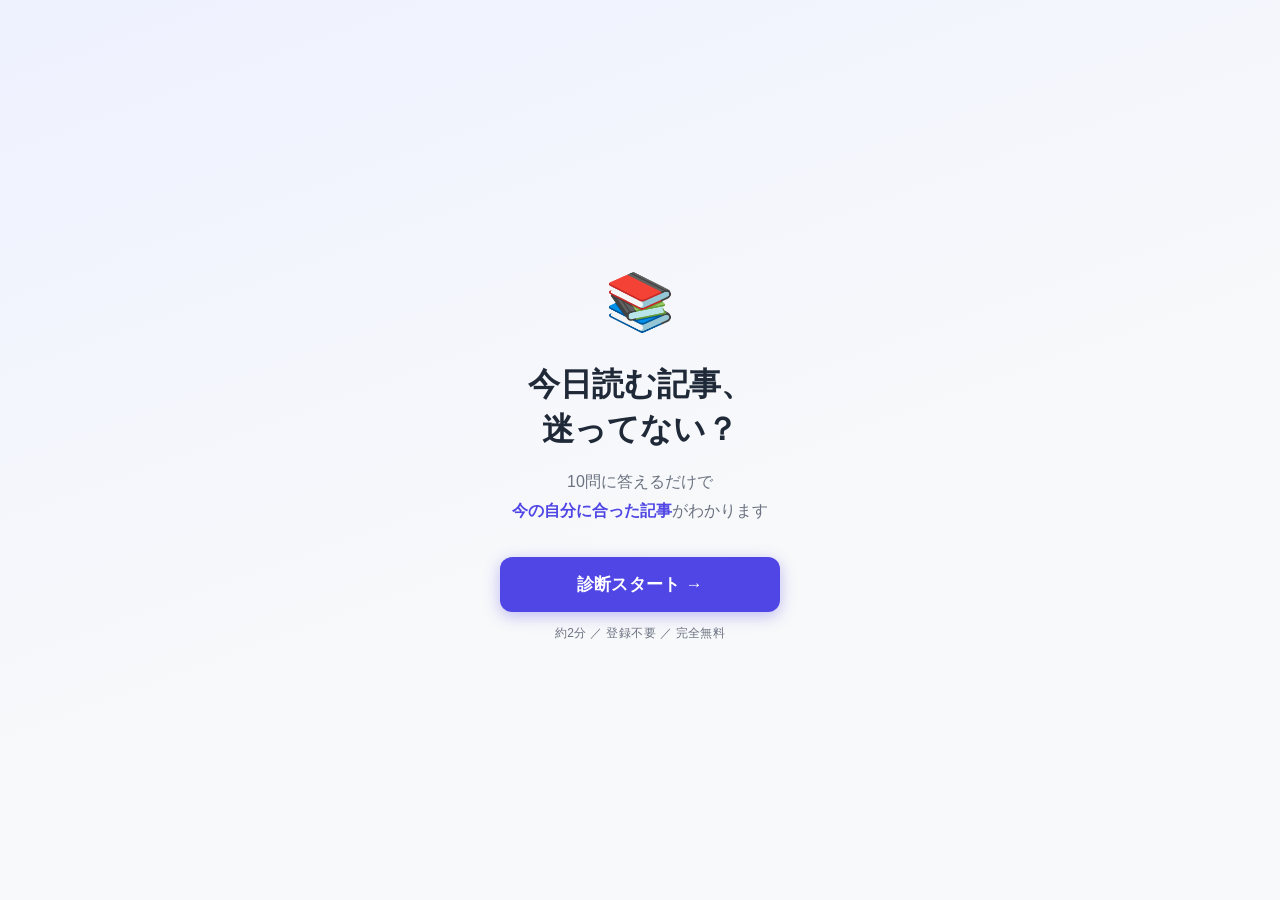
<file: quiz/index.html>
<!DOCTYPE html>
<html lang="ja">
<head>
  <meta charset="UTF-8">
  <meta name="viewport" content="width=device-width, initial-scale=1.0">
  <title>記事診断 | 今の自分に合った記事へ</title>
  <meta name="description" content="10問に答えるだけで、今の自分に合った記事がわかります。登録不要・無料。">
  <link rel="stylesheet" href="style.css">
</head>
<body>

  <!-- ===== START SCREEN ===== -->
  <div id="screen-start" class="screen active">
    <div class="start-inner">
      <div class="icon-top">📚</div>
      <h1>今日読む記事、<br>迷ってない？</h1>
      <p class="lead">
        10問に答えるだけで<br>
        <strong>今の自分に合った記事</strong>がわかります
      </p>
      <button class="btn-primary" onclick="startQuiz()">診断スタート →</button>
      <p class="meta-note">約2分 ／ 登録不要 ／ 完全無料</p>
    </div>
  </div>

  <!-- ===== QUIZ SCREEN ===== -->
  <div id="screen-quiz" class="screen">
    <div class="progress-wrap">
      <div class="progress-bar">
        <div id="progress-fill" class="progress-fill"></div>
      </div>
      <span class="progress-text"><span id="q-num">1</span> / 10</span>
    </div>

    <div class="quiz-body">
      <p id="question-text" class="question-text"></p>
      <div id="choices" class="choices"></div>
    </div>

    <div class="quiz-nav">
      <button id="btn-back" class="btn-back" onclick="goBack()">← 戻る</button>
      <button id="btn-next" class="btn-next" onclick="goNext()" disabled>次へ →</button>
    </div>
  </div>

  <!-- ===== RESULT SCREEN ===== -->
  <div id="screen-result" class="screen">
    <div class="result-header">
      <span class="level-badge" id="result-badge"></span>
      <h2>あなたへのおすすめ記事</h2>
      <p class="result-profile-text" id="result-profile"></p>
    </div>

    <div id="result-cards" class="result-cards"></div>

    <div class="result-footer">
      <button class="btn-restart" onclick="restartQuiz()">↺ もう一度診断する</button>
      <p class="result-note">記事を読んだら、また診断してみてください</p>
    </div>
  </div>

  <!-- data.js を先に読み込む（記事データ） -->
  <script src="data.js"></script>
  <!-- logic.js（診断ロジック） -->
  <script src="logic.js"></script>
</body>
</html>
</file>
<file: quiz/style.css>
/* ============================================================
   RESET & BASE
   ============================================================ */
*, *::before, *::after { box-sizing: border-box; margin: 0; padding: 0; }

:root {
  --primary:       #4F46E5;
  --primary-light: #EEF2FF;
  --success:       #10B981;
  --text:          #1F2937;
  --text-muted:    #6B7280;
  --border:        #E5E7EB;
  --bg:            #F8F9FA;
  --white:         #FFFFFF;
  --radius:        12px;
  --shadow:        0 2px 12px rgba(0,0,0,0.08);
}

html { font-size: 16px; -webkit-text-size-adjust: 100%; }

body {
  font-family: -apple-system, BlinkMacSystemFont, 'Segoe UI',
    'Hiragino Kaku Gothic ProN', 'Noto Sans JP', sans-serif;
  background: var(--bg);
  color: var(--text);
  min-height: 100vh;
  line-height: 1.6;
}

/* ============================================================
   SCREENS（表示切り替え）
   ============================================================ */
.screen        { display: none; min-height: 100vh; padding: 24px 16px; }
.screen.active { display: flex; flex-direction: column; }

/* ============================================================
   START SCREEN
   ============================================================ */
#screen-start {
  align-items: center;
  justify-content: center;
  text-align: center;
  background: linear-gradient(160deg, #EEF2FF 0%, #F8F9FA 60%);
}

.start-inner { max-width: 360px; width: 100%; }

.icon-top { font-size: 56px; margin-bottom: 16px; }

#screen-start h1 {
  font-size: 26px;
  font-weight: 800;
  line-height: 1.4;
  margin-bottom: 16px;
}

.lead {
  font-size: 15px;
  color: var(--text-muted);
  line-height: 1.8;
  margin-bottom: 32px;
}
.lead strong { color: var(--primary); font-weight: 700; }

.meta-note {
  font-size: 12px;
  color: var(--text-muted);
  margin-top: 12px;
  letter-spacing: 0.03em;
}

/* ============================================================
   BUTTONS
   ============================================================ */
.btn-primary {
  display: inline-block;
  width: 100%;
  max-width: 280px;
  padding: 16px 24px;
  background: var(--primary);
  color: var(--white);
  border: none;
  border-radius: var(--radius);
  font-size: 17px;
  font-weight: 700;
  cursor: pointer;
  box-shadow: 0 4px 16px rgba(79,70,229,0.35);
  transition: transform 0.1s, box-shadow 0.1s;
  letter-spacing: 0.02em;
}
.btn-primary:hover  { box-shadow: 0 6px 20px rgba(79,70,229,0.45); }
.btn-primary:active { transform: scale(0.97); }

.btn-back,
.btn-next {
  padding: 14px 20px;
  border-radius: var(--radius);
  font-size: 15px;
  font-weight: 600;
  cursor: pointer;
  border: none;
  transition: opacity 0.15s, transform 0.1s;
  letter-spacing: 0.02em;
}

.btn-back {
  background: var(--white);
  color: var(--text-muted);
  border: 1px solid var(--border);
}
.btn-back:active { transform: scale(0.97); }

.btn-next {
  flex: 1;
  background: var(--primary);
  color: var(--white);
  box-shadow: 0 2px 8px rgba(79,70,229,0.25);
}
.btn-next:disabled {
  background: #C7D2FE;
  box-shadow: none;
  cursor: not-allowed;
}
.btn-next:not(:disabled):hover  { box-shadow: 0 4px 12px rgba(79,70,229,0.35); }
.btn-next:not(:disabled):active { transform: scale(0.97); }

.btn-restart {
  width: 100%;
  max-width: 280px;
  padding: 14px;
  background: var(--white);
  border: 2px solid var(--primary);
  color: var(--primary);
  border-radius: var(--radius);
  font-size: 15px;
  font-weight: 700;
  cursor: pointer;
  transition: background 0.15s;
}
.btn-restart:hover { background: var(--primary-light); }

/* ============================================================
   QUIZ SCREEN
   ============================================================ */
#screen-quiz { padding-bottom: 96px; }

/* プログレスバー */
.progress-wrap {
  display: flex;
  align-items: center;
  gap: 12px;
  margin-bottom: 32px;
}
.progress-bar {
  flex: 1;
  height: 6px;
  background: var(--border);
  border-radius: 99px;
  overflow: hidden;
}
.progress-fill {
  height: 100%;
  background: var(--primary);
  border-radius: 99px;
  transition: width 0.35s ease;
  width: 0%;
}
.progress-text {
  font-size: 13px;
  font-weight: 600;
  color: var(--text-muted);
  white-space: nowrap;
}

/* 質問エリア */
.quiz-body { flex: 1; }

.question-text {
  font-size: 20px;
  font-weight: 700;
  line-height: 1.5;
  margin-bottom: 24px;
}

/* 選択肢 */
.choices { display: flex; flex-direction: column; gap: 10px; }

.choice-btn {
  width: 100%;
  padding: 16px;
  background: var(--white);
  border: 2px solid var(--border);
  border-radius: var(--radius);
  font-size: 15px;
  font-weight: 500;
  text-align: left;
  cursor: pointer;
  color: var(--text);
  line-height: 1.4;
  transition: border-color 0.15s, background 0.15s, transform 0.08s;
}
.choice-btn:hover   { border-color: #A5B4FC; background: #FAFAFA; }
.choice-btn:active  { transform: scale(0.98); }
.choice-btn.selected {
  border-color: var(--primary);
  background: var(--primary-light);
  color: var(--primary);
  font-weight: 700;
}

/* 下部固定ナビ（スマホ） */
.quiz-nav {
  position: fixed;
  bottom: 0; left: 0; right: 0;
  display: flex;
  gap: 10px;
  padding: 12px 16px;
  background: rgba(248,249,250,0.95);
  backdrop-filter: blur(8px);
  border-top: 1px solid var(--border);
}

/* ============================================================
   RESULT SCREEN
   ============================================================ */
.result-header {
  text-align: center;
  margin-bottom: 28px;
  padding-top: 8px;
}

.level-badge {
  display: inline-block;
  background: var(--primary);
  color: var(--white);
  font-size: 13px;
  font-weight: 700;
  padding: 6px 16px;
  border-radius: 99px;
  margin-bottom: 12px;
  letter-spacing: 0.05em;
}

.result-header h2 {
  font-size: 22px;
  font-weight: 800;
  margin-bottom: 8px;
}

.result-profile-text {
  font-size: 14px;
  color: var(--text-muted);
  line-height: 1.6;
}

/* 記事カード一覧 */
.result-cards {
  display: flex;
  flex-direction: column;
  gap: 12px;
  margin-bottom: 32px;
}

.article-card {
  display: flex;
  gap: 12px;
  background: var(--white);
  border-radius: var(--radius);
  padding: 16px;
  box-shadow: var(--shadow);
  border: 1px solid var(--border);
  transition: box-shadow 0.15s;
}
.article-card:hover { box-shadow: 0 4px 20px rgba(0,0,0,0.12); }

/* 順位バッジ */
.card-rank {
  width: 28px;
  height: 28px;
  min-width: 28px;
  border-radius: 50%;
  display: flex;
  align-items: center;
  justify-content: center;
  font-size: 13px;
  font-weight: 800;
  color: var(--white);
  margin-top: 2px;
  background: var(--primary);
}
.article-card:nth-child(1) .card-rank { background: #F59E0B; }
.article-card:nth-child(2) .card-rank { background: #9CA3AF; }
.article-card:nth-child(3) .card-rank { background: #B45309; }

.card-body { flex: 1; min-width: 0; }

.card-meta {
  display: flex;
  flex-wrap: wrap;
  align-items: center;
  gap: 6px;
  margin-bottom: 8px;
}

.card-category {
  background: var(--primary-light);
  color: var(--primary);
  font-size: 11px;
  font-weight: 700;
  padding: 2px 9px;
  border-radius: 99px;
}
.card-time {
  font-size: 12px;
  color: var(--text-muted);
}
.card-match {
  margin-left: auto;
  font-size: 12px;
  font-weight: 700;
  color: var(--success);
}

.card-title {
  font-size: 15px;
  font-weight: 700;
  line-height: 1.45;
  margin-bottom: 6px;
  color: var(--text);
}

.card-summary {
  font-size: 13px;
  color: var(--text-muted);
  line-height: 1.55;
  margin-bottom: 12px;
}

.card-footer {
  display: flex;
  align-items: center;
  gap: 10px;
  font-size: 13px;
  color: var(--text-muted);
}

.card-link {
  margin-left: auto;
  color: var(--primary);
  font-weight: 700;
  font-size: 13px;
  text-decoration: none;
  padding: 6px 14px;
  border: 1.5px solid var(--primary);
  border-radius: 8px;
  transition: background 0.15s;
}
.card-link:hover { background: var(--primary-light); }

.result-footer {
  text-align: center;
  display: flex;
  flex-direction: column;
  align-items: center;
  gap: 12px;
  padding-bottom: 40px;
}
.result-note { font-size: 12px; color: var(--text-muted); }

/* ============================================================
   TABLET / PC 対応
   ============================================================ */
@media (min-width: 640px) {
  .screen { padding: 48px 24px; }

  #screen-start h1 { font-size: 32px; }
  .start-inner { max-width: 440px; }
  .lead { font-size: 16px; }

  #screen-quiz {
    max-width: 500px;
    margin: 0 auto;
    width: 100%;
    padding-bottom: 0;
  }
  .quiz-nav {
    position: static;
    border-top: none;
    background: transparent;
    backdrop-filter: none;
    padding: 24px 0 0;
  }
  .question-text { font-size: 22px; }

  #screen-result {
    max-width: 580px;
    margin: 0 auto;
    width: 100%;
  }
}
</file>
